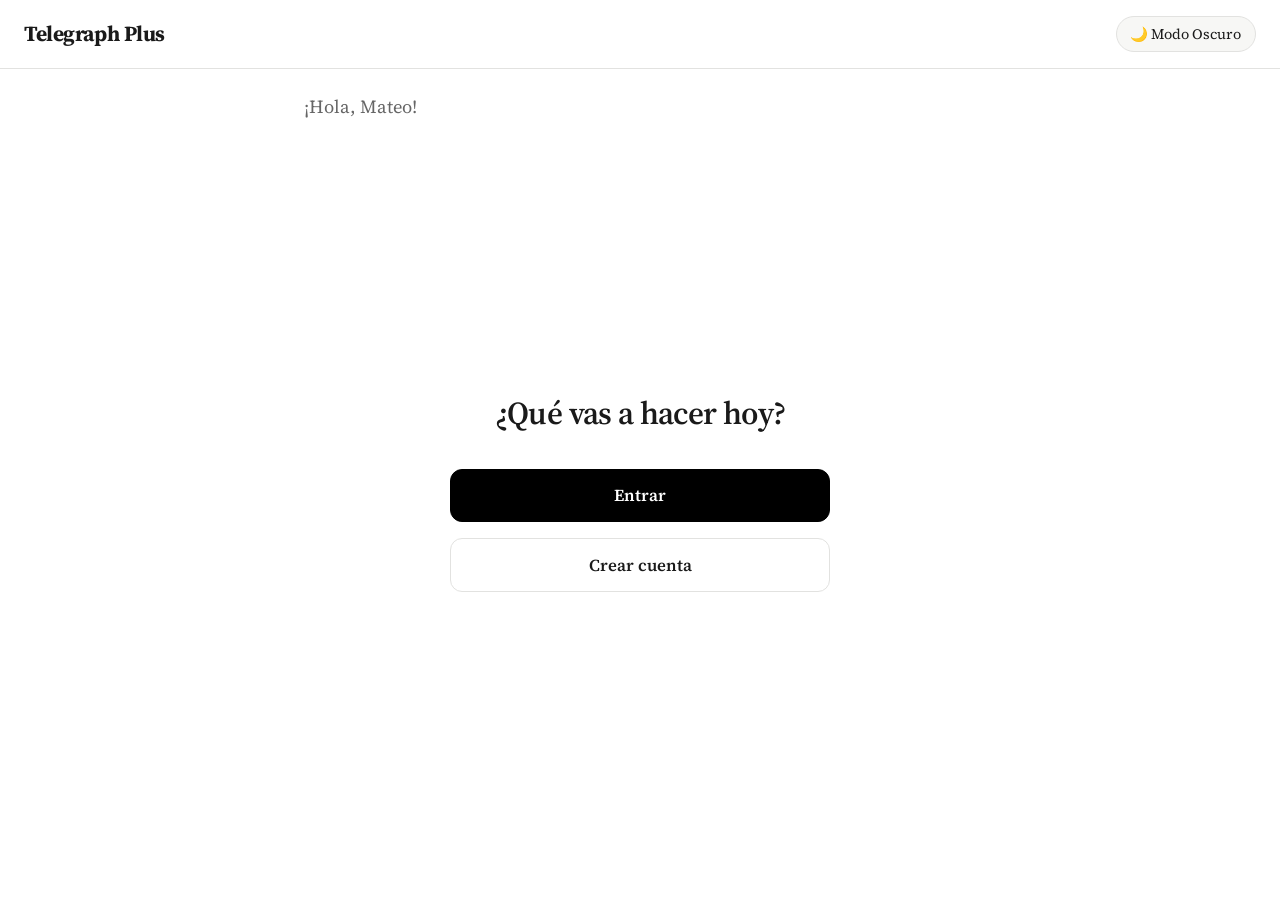
<file: index.html>
<!DOCTYPE html>
<html lang="es">
<head>
    <meta charset="UTF-8">
    <meta name="viewport" content="width=device-width, initial-scale=1.0, maximum-scale=1.0, user-scalable=no">
    <title>Telegraph Plus</title>
    <script src="https://telegram.org/js/telegram-web-app.js"></script>
    <link rel="stylesheet" href="style.css">
</head>
<body>

    <!-- Barra Superior -->
    <header class="navbar">
        <div class="brand-title">Telegraph Plus</div>
        <button id="themeToggleBtn" class="theme-toggle">🌙 Modo Oscuro</button>
    </header>

    <!-- Cuerpo Principal -->
    <main class="container">
        <div id="userGreeting" class="greeting-corner">¡Hola!</div>

        <section class="hero-center">
            <h1 class="hero-subtitle">¿Qué vas a hacer hoy?</h1>
            <div class="action-group">
                <button id="openLoginModalBtn" class="btn btn-primary">Entrar</button>
                <button id="openCreateModalBtn" class="btn btn-secondary">Crear cuenta</button>
            </div>
        </section>
    </main>

    <!-- MODAL: ENTRAR -->
    <div id="loginModal" class="modal-backdrop">
        <div class="modal-card">
            <button class="modal-close" onclick="closeModal('loginModal')">&times;</button>
            <h2 id="loginModalTitle" class="modal-title">¿Cómo quieres entrar en tu cuenta de Telegraph plus?</h2>

            <!-- Opción 1: Pegar Token -->
            <div class="option-box">
                <label for="pasteTokenInput">1. Pegar token de acceso</label>
                <input type="text" id="pasteTokenInput" placeholder="Pega tu access_token aquí...">
                <button id="btnLoginToken" class="btn btn-primary btn-sm" style="width: 100%;">Entrar con token</button>
            </div>

            <!-- Opción 2: Importar .txt -->
            <div class="option-box">
                <label for="txtFileInput">2. Importar archivo .txt</label>
                <input type="file" id="txtFileInput" accept=".txt" style="font-size: 0.9rem;">
            </div>

            <!-- Opción 3: Auto-login con ID de Telegram -->
            <div class="option-box" style="margin-bottom: 0;">
                <label>3. Acceso rápido vinculado</label>
                <button id="btnAutoLogin" class="btn btn-secondary btn-sm" style="width: 100%;">
                    Loguearse automáticamente
                </button>
            </div>
        </div>
    </div>

    <!-- MODAL: CREAR CUENTA -->
    <div id="createModal" class="modal-backdrop">
        <div class="modal-card">
            <button class="modal-close" onclick="closeModal('createModal')">&times;</button>
            <h2 class="modal-title">Crear nueva cuenta</h2>
            <p style="color: var(--text-secondary); font-size: 0.95rem; margin-bottom: 1rem;">
                Asigna un nombre interno para identificar tu cuenta (máximo 5 cuentas por usuario).
            </p>
            <form id="createAccountForm">
                <label for="shortNameInput" style="font-weight: 600; display: block; margin-bottom: 0.4rem;">
                    Nombre de la cuenta (short_name) *
                </label>
                <input type="text" id="shortNameInput" placeholder="Ej. Mi Blog Personal" maxlength="32" required>
                <button type="submit" id="btnSubmitCreate" class="btn btn-primary" style="width: 100%; margin-top: 0.5rem;">
                    Crear cuenta ahora
                </button>
            </form>
        </div>
    </div>

    <script src="app.js"></script>
    <script>
        const currentUser = TelegramIdentity.getUser();

        // Inicializar textos dinámicos con el nombre del usuario
        document.getElementById('userGreeting').textContent = `¡Hola, ${currentUser.first_name}!`;
        document.getElementById('loginModalTitle').textContent = 
            `¿Cómo quieres entrar en tu cuenta de Telegraph plus, ${currentUser.first_name}?`;

        function openModal(id) {
            document.getElementById(id).classList.add('active');
        }

        function closeModal(id) {
            document.getElementById(id).classList.remove('active');
        }

        document.getElementById('openLoginModalBtn').addEventListener('click', () => openModal('loginModal'));
        document.getElementById('openCreateModalBtn').addEventListener('click', () => openModal('createModal'));

        // Función unificada para validar token, guardarlo como cuenta maestra/activa y redirigir
        async function authenticateAndRedirect(token) {
            const cleanToken = token.trim();
            if (!cleanToken) {
                UI.toast('Por favor, ingresa un token válido.');
                return;
            }

            try {
                UI.toast('Verificando credenciales con Telegraph...', 0);
                const info = await TelegraphAPI.getAccountInfo(cleanToken);
                
                // Guarda en la base de datos (si es la primera, se asigna automáticamente como Cuenta Maestra)
                await StorageService.saveAccount(currentUser, {
                    access_token: cleanToken,
                    short_name: info.short_name,
                    author_name: info.author_name,
                    author_url: info.author_url
                });

                StorageService.setActiveSession(cleanToken);
                UI.toast('Iniciado exitosamente', 2000);

                setTimeout(() => {
                    window.location.href = 'dashboard.html';
                }, 900);
            } catch (err) {
                UI.toast(`Error de autenticación: ${err.message}`);
            }
        }

        // Opción 1: Pegar token
        document.getElementById('btnLoginToken').addEventListener('click', () => {
            const token = document.getElementById('pasteTokenInput').value;
            authenticateAndRedirect(token);
        });

        // Opción 2: Importar archivo .txt
        document.getElementById('txtFileInput').addEventListener('change', (e) => {
            const file = e.target.files[0];
            if (!file) return;

            const reader = new FileReader();
            reader.onload = (event) => {
                const content = event.target.result;
                // Extrae el token (soporta archivo con solo el token o formato "Token: xxxx")
                const match = content.match(/[a-f0-9]{60}/i);
                const extractedToken = match ? match[0] : content.trim();
                authenticateAndRedirect(extractedToken);
            };
            reader.readAsText(file);
        });

        // Opción 3: Loguearse automáticamente
        document.getElementById('btnAutoLogin').addEventListener('click', async () => {
            const accounts = await StorageService.getAccounts(currentUser.id);
            if (!accounts || accounts.length === 0) {
                UI.toast('No tienes ninguna cuenta maestra vinculada aún. Crea una o pega tu token.');
                return;
            }
            const master = accounts.find(a => a.is_master) || accounts[0];
            authenticateAndRedirect(master.access_token);
        });

        // Flujo: Crear Cuenta + Cuenta Regresiva de 4 segundos
        document.getElementById('createAccountForm').addEventListener('submit', async (e) => {
            e.preventDefault();
            const shortName = document.getElementById('shortNameInput').value.trim();
            const submitBtn = document.getElementById('btnSubmitCreate');

            if (!shortName) return;

            try {
                submitBtn.disabled = true;
                submitBtn.textContent = 'Creando cuenta...';

                const existing = await StorageService.getAccounts(currentUser.id);
                if (existing.length >= CONFIG.MAX_ACCOUNTS) {
                    throw new Error(`Ya alcanzaste el límite de ${CONFIG.MAX_ACCOUNTS} cuentas.`);
                }

                // Petición oficial createAccount a Telegraph
                const created = await TelegraphAPI.createAccount(shortName, currentUser.first_name);

                // Guardar como cuenta activa (y maestra si es la #1)
                await StorageService.saveAccount(currentUser, {
                    access_token: created.access_token,
                    short_name: created.short_name,
                    author_name: created.author_name,
                    author_url: created.author_url
                });

                StorageService.setActiveSession(created.access_token);
                closeModal('createModal');

                // Aviso flotante con cuenta regresiva de 4 segundos
                let seconds = 4;
                const updateCountdown = () => {
                    UI.toast(
                        `Tu cuenta ha sido creada con éxito, ${currentUser.first_name}. En el panel de administrador puedes ver, copiar y descargar tu token de acceso (${seconds}s...)`,
                        0
                    );
                };
                updateCountdown();

                const interval = setInterval(() => {
                    seconds--;
                    if (seconds > 0) {
                        updateCountdown();
                    } else {
                        clearInterval(interval);
                        window.location.href = 'dashboard.html';
                    }
                }, 1000);

            } catch (err) {
                UI.toast(err.message);
                submitBtn.disabled = false;
                submitBtn.textContent = 'Crear cuenta ahora';
            }
        });
    </script>
</body>
</html>
</file>
<file: style.css>
@import url('https://fonts.googleapis.com/css2?family=Source+Serif+4:ital,opsz,wght@0,8..60,300;0,8..60,400;0,8..60,600;0,8..60,700;1,8..60,400&display=swap');

:root {
    --bg-primary: #ffffff;
    --bg-secondary: #f7f7f5;
    --bg-card: #ffffff;
    --text-primary: #1a1a1a;
    --text-secondary: #666666;
    --border-color: #e2e2e0;
    --accent: #000000;
    --accent-text: #ffffff;
    --danger: #d93025;
    --success: #188038;
    --shadow: 0 4px 20px rgba(0, 0, 0, 0.06);
    --radius: 12px;
}

[data-theme="dark"] {
    --bg-primary: #121212;
    --bg-secondary: #1c1c1e;
    --bg-card: #1e1e20;
    --text-primary: #f2f2f7;
    --text-secondary: #98989f;
    --border-color: #2c2c2e;
    --accent: #ffffff;
    --accent-text: #121212;
    --danger: #ff453a;
    --success: #32d74b;
    --shadow: 0 4px 24px rgba(0, 0, 0, 0.4);
}

* {
    box-sizing: border-box;
    margin: 0;
    padding: 0;
    font-family: 'Source Serif 4', Georgia, serif;
}

body {
    background-color: var(--bg-primary);
    color: var(--text-primary);
    transition: background-color 0.25s ease, color 0.25s ease;
    min-height: 100vh;
    display: flex;
    flex-direction: column;
    line-height: 1.5;
}

/* Barra Superior */
.navbar {
    display: flex;
    justify-content: space-between;
    align-items: center;
    padding: 1rem 1.5rem;
    border-bottom: 1px solid var(--border-color);
    position: sticky;
    top: 0;
    background: var(--bg-primary);
    z-index: 50;
}

.brand-title {
    font-size: 1.35rem;
    font-weight: 700;
    letter-spacing: -0.02em;
}

.theme-toggle {
    background: var(--bg-secondary);
    border: 1px solid var(--border-color);
    color: var(--text-primary);
    padding: 0.45rem 0.85rem;
    border-radius: 20px;
    cursor: pointer;
    font-size: 0.9rem;
    display: flex;
    align-items: center;
    gap: 0.4rem;
    transition: transform 0.15s ease;
}

.theme-toggle:active {
    transform: scale(0.96);
}

/* Contenedor Principal */
.container {
    width: 100%;
    max-width: 720px;
    margin: 0 auto;
    padding: 1.5rem;
    flex: 1;
    display: flex;
    flex-direction: column;
}

/* Saludo Index */
.greeting-corner {
    font-size: 1.15rem;
    color: var(--text-secondary);
    margin-bottom: 3rem;
}

.hero-center {
    flex: 1;
    display: flex;
    flex-direction: column;
    justify-content: center;
    align-items: center;
    text-align: center;
    padding-bottom: 4rem;
}

.hero-subtitle {
    font-size: 2rem;
    font-weight: 600;
    margin-bottom: 2rem;
    letter-spacing: -0.02em;
}

.action-group {
    display: flex;
    gap: 1rem;
    width: 100%;
    max-width: 380px;
    flex-direction: column;
}

/* Botones */
.btn {
    padding: 0.9rem 1.4rem;
    border-radius: var(--radius);
    font-size: 1.05rem;
    font-weight: 600;
    cursor: pointer;
    border: 1px solid var(--accent);
    transition: all 0.2s ease;
    text-align: center;
    display: inline-flex;
    align-items: center;
    justify-content: center;
    gap: 0.5rem;
}

.btn-primary {
    background-color: var(--accent);
    color: var(--accent-text);
}

.btn-secondary {
    background-color: transparent;
    color: var(--text-primary);
    border-color: var(--border-color);
}

.btn-secondary:hover {
    border-color: var(--text-primary);
}

.btn-danger {
    background-color: transparent;
    color: var(--danger);
    border-color: var(--danger);
}

.btn-sm {
    padding: 0.45rem 0.85rem;
    font-size: 0.88rem;
    border-radius: 8px;
}

.btn:disabled {
    opacity: 0.5;
    cursor: not-allowed;
}

/* Modales */
.modal-backdrop {
    position: fixed;
    inset: 0;
    background: rgba(0, 0, 0, 0.55);
    backdrop-filter: blur(4px);
    display: none;
    align-items: center;
    justify-content: center;
    padding: 1rem;
    z-index: 100;
}

.modal-backdrop.active {
    display: flex;
}

.modal-card {
    background: var(--bg-card);
    border: 1px solid var(--border-color);
    border-radius: 16px;
    padding: 1.75rem;
    width: 100%;
    max-width: 440px;
    box-shadow: var(--shadow);
    position: relative;
    animation: slideUp 0.22s ease-out;
}

@keyframes slideUp {
    from { opacity: 0; transform: translateY(12px); }
    to { opacity: 1; transform: translateY(0); }
}

.modal-close {
    position: absolute;
    top: 1rem;
    right: 1rem;
    background: none;
    border: none;
    font-size: 1.4rem;
    color: var(--text-secondary);
    cursor: pointer;
}

.modal-title {
    font-size: 1.3rem;
    font-weight: 700;
    margin-bottom: 1rem;
    padding-right: 1.5rem;
}

.option-box {
    background: var(--bg-secondary);
    border: 1px solid var(--border-color);
    border-radius: 10px;
    padding: 1rem;
    margin-bottom: 0.85rem;
}

.option-box label {
    display: block;
    font-weight: 600;
    font-size: 0.95rem;
    margin-bottom: 0.5rem;
}

input[type="text"],
input[type="url"],
textarea {
    width: 100%;
    padding: 0.7rem 0.9rem;
    border-radius: 8px;
    border: 1px solid var(--border-color);
    background: var(--bg-primary);
    color: var(--text-primary);
    font-size: 0.95rem;
    margin-bottom: 0.6rem;
}

input:focus, textarea:focus {
    outline: none;
    border-color: var(--text-primary);
}

/* Notificaciones Toast / Flotantes */
.toast {
    position: fixed;
    bottom: 1.5rem;
    left: 50%;
    transform: translateX(-50%);
    background: var(--accent);
    color: var(--accent-text);
    padding: 0.85rem 1.4rem;
    border-radius: 12px;
    font-size: 0.95rem;
    box-shadow: var(--shadow);
    z-index: 200;
    max-width: 90%;
    text-align: center;
    display: none;
}

.toast.show {
    display: block;
    animation: slideUp 0.2s ease;
}

/* Dashboard Specifics */
.dash-welcome {
    color: var(--text-secondary);
    font-size: 1.05rem;
    margin-bottom: 1.75rem;
}

.section-header {
    display: flex;
    justify-content: space-between;
    align-items: center;
    margin-bottom: 1rem;
    flex-wrap: wrap;
    gap: 0.5rem;
}

.account-card {
    background: var(--bg-secondary);
    border: 1px solid var(--border-color);
    border-radius: var(--radius);
    padding: 1rem 1.25rem;
    margin-bottom: 0.75rem;
    cursor: pointer;
    transition: border-color 0.2s;
    display: flex;
    justify-content: space-between;
    align-items: center;
}

.account-card.selected {
    border: 2px solid var(--text-primary);
    background: var(--bg-card);
}

.badge {
    font-size: 0.75rem;
    padding: 0.2rem 0.55rem;
    border-radius: 6px;
    background: var(--accent);
    color: var(--accent-text);
    font-weight: 600;
}

.workspace-panel {
    margin-top: 1.5rem;
    border-top: 1px solid var(--border-color);
    padding-top: 1.5rem;
}

.tabs {
    display: flex;
    gap: 0.5rem;
    margin-bottom: 1.25rem;
}

.tab-btn {
    flex: 1;
    padding: 0.75rem;
    border-radius: 10px;
    border: 1px solid var(--border-color);
    background: var(--bg-secondary);
    color: var(--text-primary);
    font-weight: 600;
    cursor: pointer;
}

.tab-btn.active {
    background: var(--accent);
    color: var(--accent-text);
    border-color: var(--accent);
}

.token-box {
    font-family: monospace;
    background: var(--bg-secondary);
    padding: 0.75rem;
    border-radius: 8px;
    border: 1px dashed var(--border-color);
    word-break: break-all;
    margin: 0.75rem 0;
    font-size: 0.9rem;
}

.btn-row {
    display: flex;
    gap: 0.5rem;
    flex-wrap: wrap;
    margin-bottom: 1rem;
}

.blog-item {
    border: 1px solid var(--border-color);
    border-radius: 10px;
    padding: 1rem;
    margin-bottom: 0.85rem;
    background: var(--bg-card);
}

.blog-title {
    font-weight: 700;
    font-size: 1.1rem;
    margin-bottom: 0.25rem;
}

.blog-meta {
    font-size: 0.85rem;
    color: var(--text-secondary);
    margin-bottom: 0.75rem;
}

/* Footer Cerrar Sesión */
.dash-footer {
    margin-top: auto;
    padding: 2.5rem 1rem 1.5rem;
    text-align: center;
    border-top: 1px solid var(--border-color);
}
</file>
